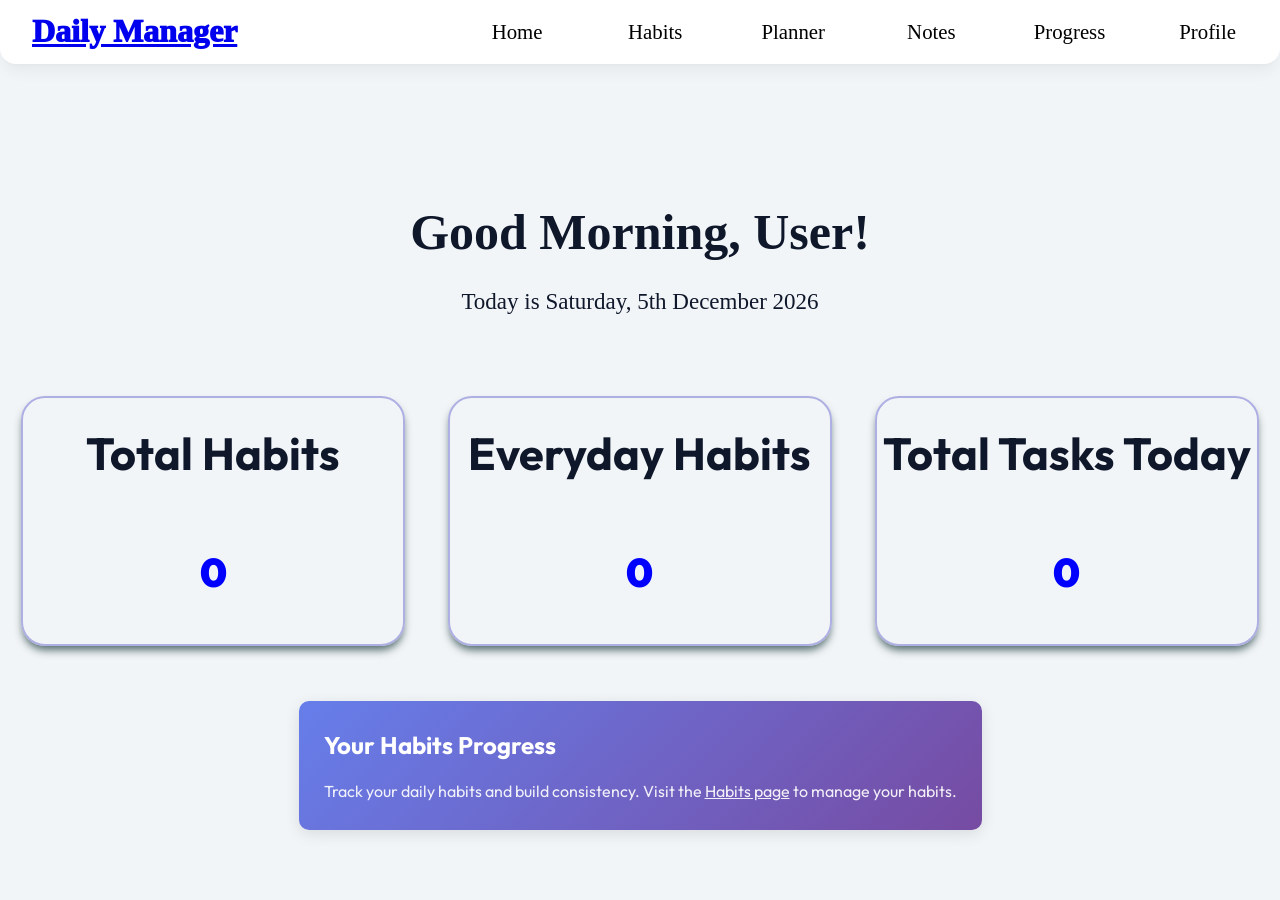
<file: Frontend/index.html>
<!DOCTYPE html>
<html lang="en">
<head>
    <meta charset="UTF-8">
    <meta name="viewport" content="width=device-width, initial-scale=1.0">
    <title>Self.com</title>
    <link rel="stylesheet" href="Css/index.css">
    <script src="JavaScript/index.js" defer></script>
    <link rel="stylesheet" href="Css/style.css">

</head>
<body>
    <header>
        <div class="nav-logo">
            <span><a href="index.html">Daily Manager</a></span>
        </div>
        <div class="nav-list">
            <ul>
                <li class="nav-link"><a href="index.html">Home</a></li>
                <li class="nav-link"><a href="habit.html">Habits</a></li>
                <li class="nav-link"><a href="planner.html">Planner</a></li>
                <li class="nav-link"><a href="note.html">Notes</a></li>
                <li class="nav-link"><a href="progress.html">Progress</a></li>
                <li class="nav-link"><a href="profile.html">Profile</a></li>
            </ul>
        </div>
    </header>

    <!-- for the greeting bar -->

    <div class="real">
        <h1 id="greeting"></h1>
        <p id="date"></p>
    </div>

    <!-- status bar code -->
    
    <div class="status-bar">
        <div class="total">
            <h2>Total Habits</h2>
            <p id="total-habit">0</p>
        </div>
        
        <div class="total">
            <h2>Everyday Habits</h2>
            <p id="completed-habit">0</p>
        </div>
        
        <div class="total">
            <h2>Total Tasks Today</h2>
            <p id="total-task">0</p>

        </div>
    </div>

    <!-- Habits Summary Section -->
    <section class="habits-summary-section" style="margin: 30px auto; max-width: 1200px; padding: 0 20px;">
        <div style="background: linear-gradient(135deg, #667eea 0%, #764ba2 100%); color: white; padding: 25px; border-radius: 10px; box-shadow: 0 4px 15px rgba(0,0,0,0.1);">
            <h2 style="margin: 0 0 15px 0;">Your Habits Progress</h2>
            <p style="margin: 0; opacity: 0.9;">Track your daily habits and build consistency. Visit the <a href="habit.html" style="color: #fff; text-decoration: underline;">Habits page</a> to manage your habits.</p>
        </div>
    </section>
    
</body>
</html>
</file>
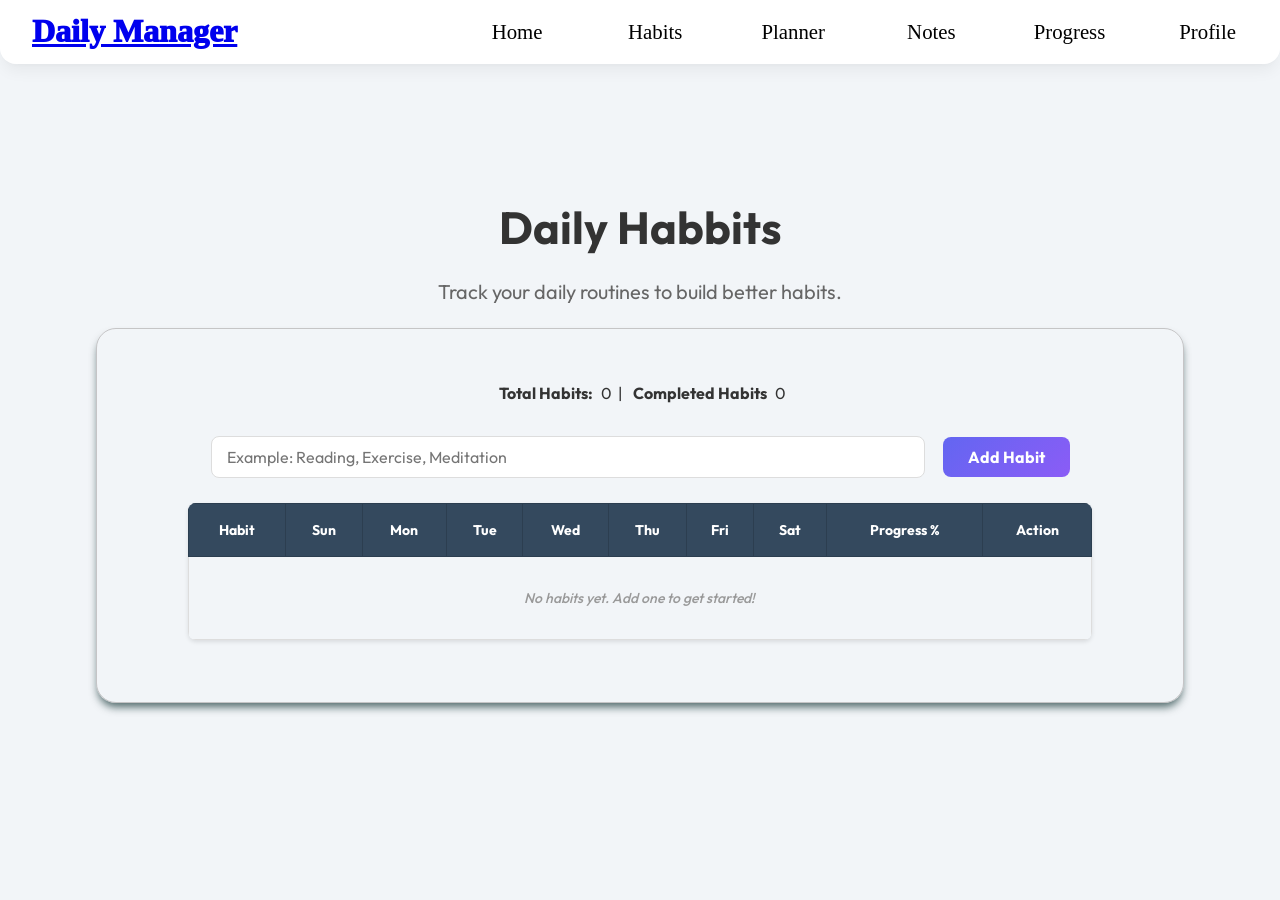
<file: Frontend/habit.html>
<!DOCTYPE html>
<html lang="en">
<head>
    <meta charset="UTF-8">
    <meta name="viewport" content="width=device-width, initial-scale=1.0">
    <title>Self/Habits.com</title>
    <link rel="stylesheet" href="Css/habit.css">
    <script src="JavaScript/habit.js" defer></script>
    <link rel="stylesheet" href="Css/style.css">

</head>
<body>
    <header>
        <div class="nav-logo">
            <span><a href="index.html">Daily Manager</a></span>
        </div>
        <div class="nav-list">
            <ul>
                <li class="nav-link"><a href="index.html">Home</a></li>
                <li class="nav-link"><a href="habit.html">Habits</a></li>
                <li class="nav-link"><a href="planner.html">Planner</a></li>
                <li class="nav-link"><a href="note.html">Notes</a></li>
                <li class="nav-link"><a href="progress.html">Progress</a></li>
                <li class="nav-link"><a href="profile.html">Profile</a></li>
            </ul>

        </div>
    </header>

    <!-- Daily habits list -->

    <div class="habits-text">
        <h1>
            Daily Habbits
        </h1>
        <p>
            Track your daily routines to build better habits.
        </p>
    </div>

    <!-- list for the daily habits -->

    <section id="habit-week-section">
        <div class="container">
            <div class="habit-summary">
                <strong>Total Habits:</strong> <span id="habit-total">0</span>
                &nbsp;|&nbsp;
                <strong>Completed Habits</strong> <span id="habit-completed">0</span>
            </div>

            <input type="text" id="habit-bar" placeholder="Example: Reading, Exercise, Meditation">
            <button id="add-habits-btn">Add Habit</button>

            <table id="habit-table">
                <thead>
                    <tr>
                        <th>Habit</th>
                        <th>Sun</th>
                        <th>Mon</th>
                        <th>Tue</th>
                        <th>Wed</th>
                        <th>Thu</th>
                        <th>Fri</th>
                        <th>Sat</th>
                        <th>Progress %</th>
                        <th>Action</th>
                    </tr>
                </thead>
                <tbody id="habit-list">
                </tbody>
            </table>
        </div>
    </section>
     
        
     

</body>
</html>
</file>
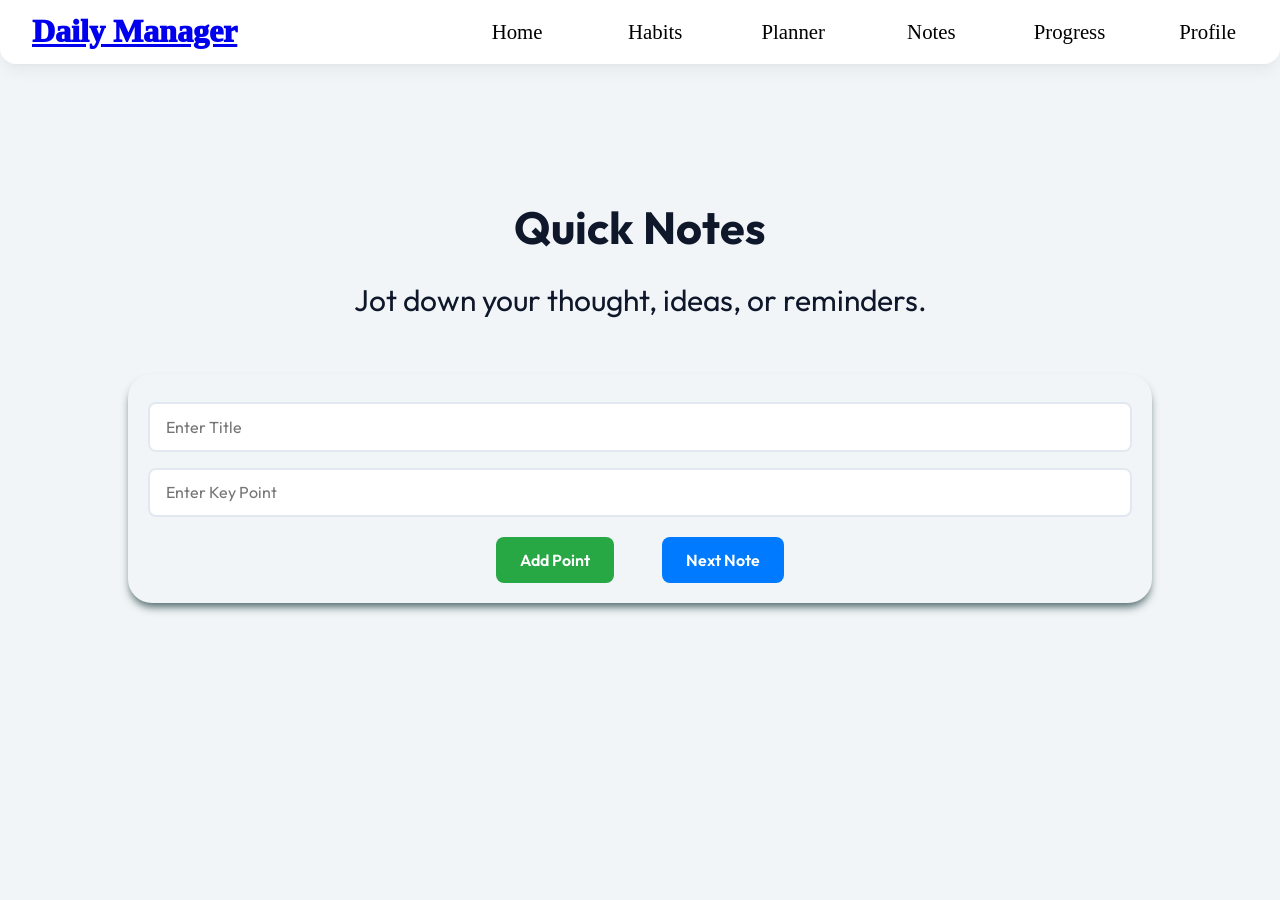
<file: Frontend/note.html>
<!DOCTYPE html>
<html lang="en">
<head>
    <meta charset="UTF-8">
    <meta name="viewport" content="width=device-width, initial-scale=1.0">
    <title>Self/Notes.com</title>
    <link rel="stylesheet" href="Css/notes.css">
    <script src="JavaScript/notes.js"></script>
    <link rel="stylesheet" href="Css/style.css">
</head>
<body>
    <header>
        <div class="nav-logo">
            <span><a href="index.html">Daily Manager</a></span>
        </div>
        <div class="nav-list">
            <ul>
                <li class="nav-link"><a href="index.html">Home</a></li>
                <li class="nav-link"><a href="habit.html">Habits</a></li>
                <li class="nav-link"><a href="planner.html">Planner</a></li>
                <li class="nav-link"><a href="note.html">Notes</a></li>
                <li class="nav-link"><a href="progress.html">Progress</a></li>
                <li class="nav-link"><a href="profile.html">Profile</a></li>
            </ul>

        </div>
    </header>

    <!-- heading of the notes page -->

    <div class="note-add">
        <h1>
            Quick Notes 
        </h1>
        <p>
            Jot down your thought, ideas, or reminders.
        </p>
    </div>


    <!-- notes tages and headding... -->
     <div class="note-container">

        <input type="text" id="title" placeholder="Enter Title">
        <input type="text" id="point" placeholder="Enter Key Point">

        <div class="btns">
            <button class="add" onclick="addPoint()">Add Point</button>
            <button class="next" onclick="nextNote()">Next Note</button>
        </div>

        <div id="notesArea"></div>
    </div>

</body>
</html>
</file>
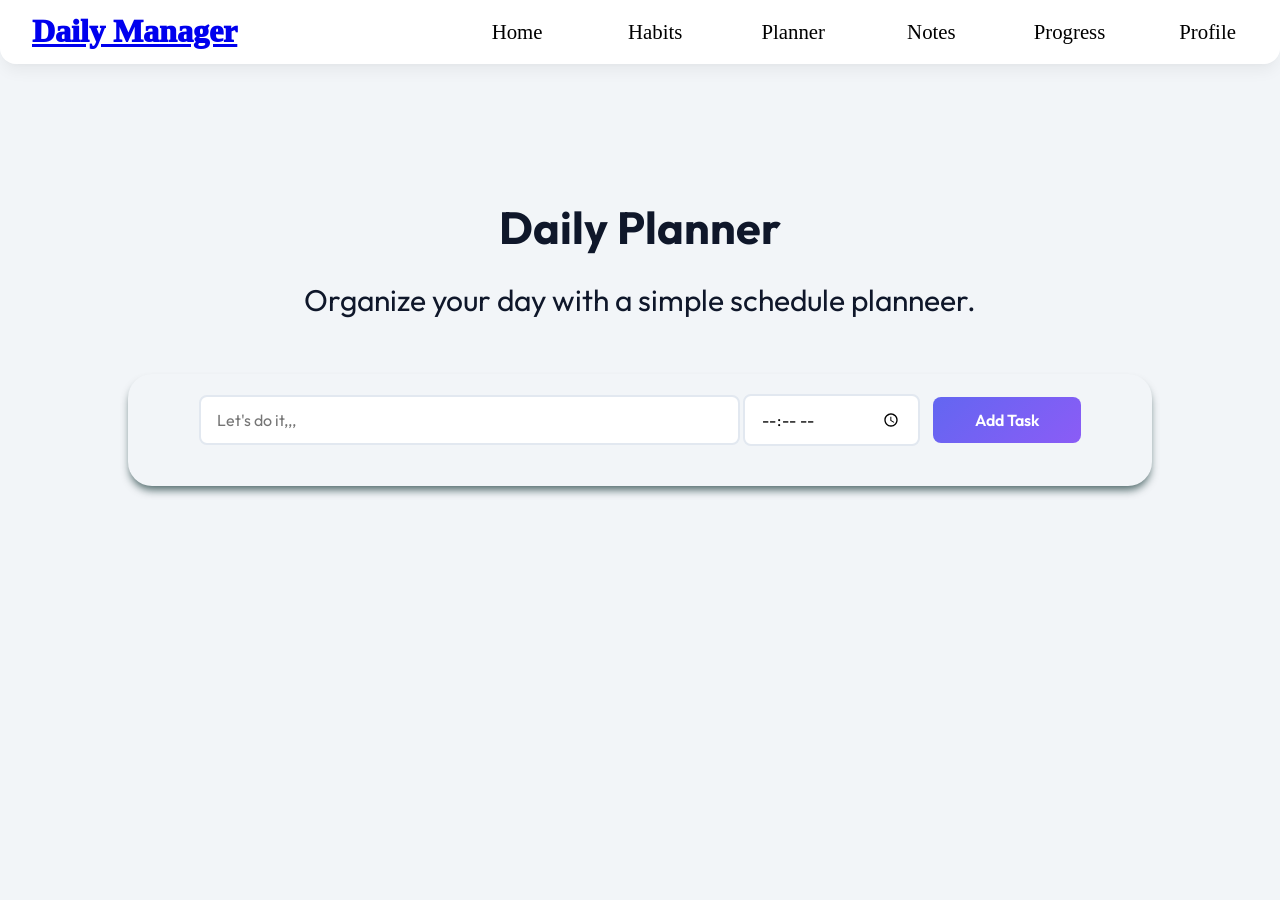
<file: Frontend/planner.html>
<!DOCTYPE html>
<html lang="en">
<head>
    <meta charset="UTF-8">
    <meta name="viewport" content="width=device-width, initial-scale=1.0">
    <title>Self/Planner.com</title>
    <link rel="stylesheet" href="Css/planner.css">
    <script src="JavaScript/planner.js"></script>
    <link rel="stylesheet" href="Css/style.css">
</head>
<body>
    <header>
        <div class="nav-logo">
            <span><a href="index.html">Daily Manager</a></span>
        </div>
        <div class="nav-list">
            <ul>
                <li class="nav-link"><a href="index.html">Home</a></li>
                <li class="nav-link"><a href="habit.html">Habits</a></li>
                <li class="nav-link"><a href="planner.html">Planner</a></li>
                <li class="nav-link"><a href="note.html">Notes</a></li>
                <li class="nav-link"><a href="progress.html">Progress</a></li>
                <li class="nav-link"><a href="profile.html">Profile</a></li>
            </ul>

        </div>
    </header>

    <!-- daily list of Planner -->

    <div class="daily-planner">
         <h1>
            Daily Planner
         </h1> 
         <p>
            Organize your day with a simple schedule planneer.
         </p>      
    </div>

    <!-- daily planner list input and list -->


    <div class="planner-container">
        <input type="text" id="task" placeholder="Let's do it,,,">

        <input type="time" id="time">
        <button onclick="addTask()">Add Task</button>

        <ul id="list"></ul>
    </div>

</body>
</html>
</file>
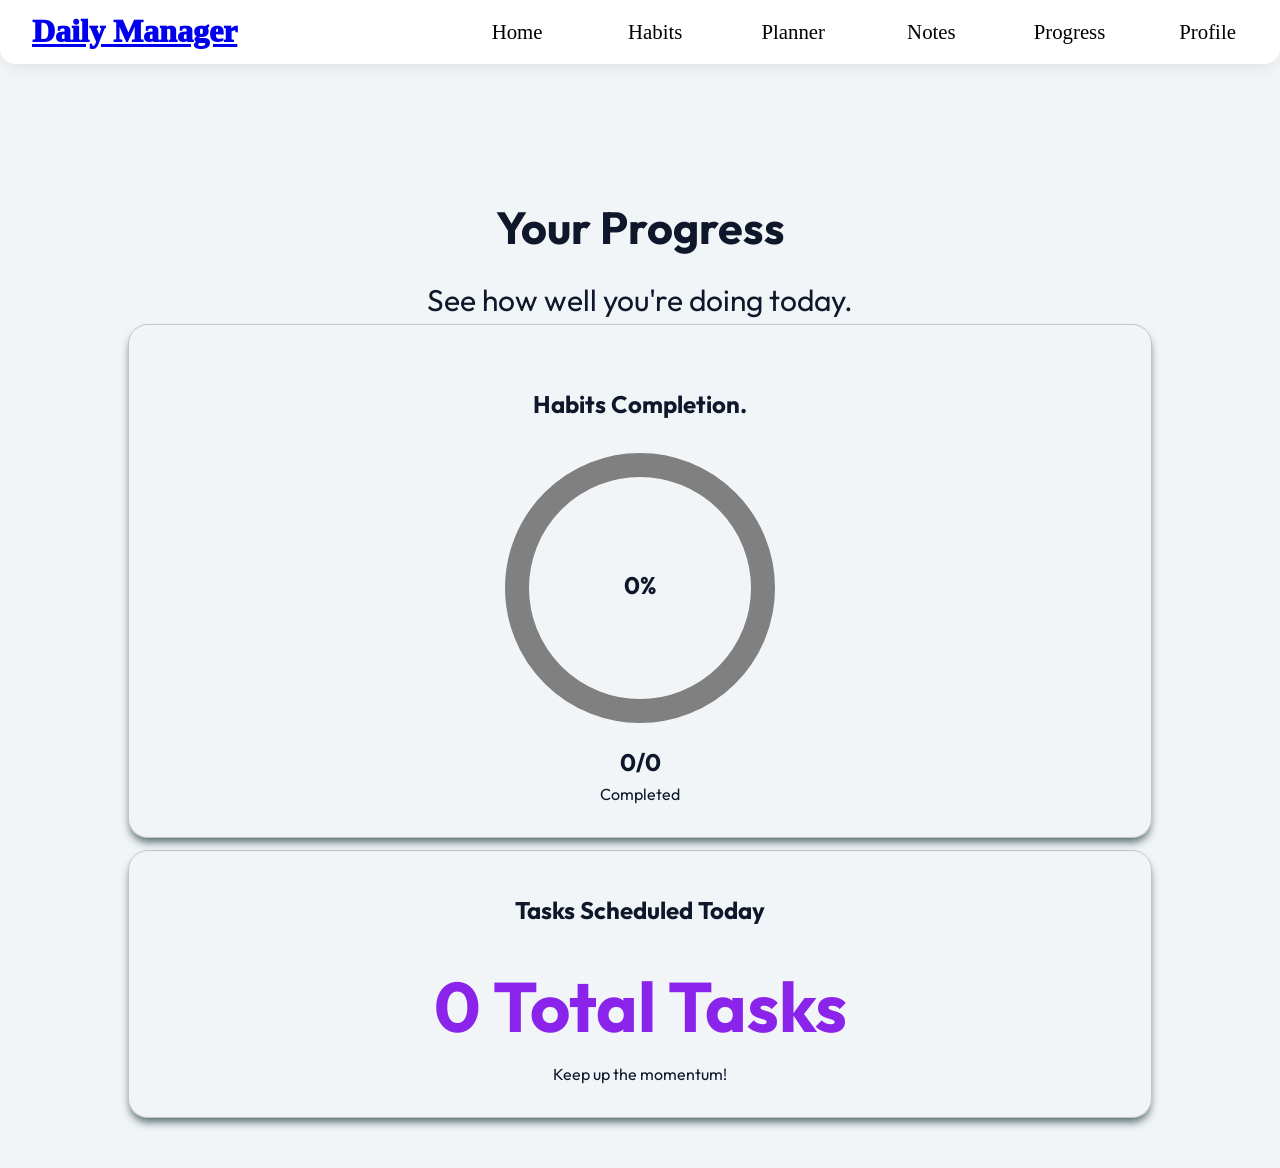
<file: Frontend/progress.html>
<!DOCTYPE html>
<html lang="en">
<head>
    <meta charset="UTF-8">
    <meta name="viewport" content="width=device-width, initial-scale=1.0">
    <title>Self/Progress.com</title>
    <link rel="stylesheet" href="Css/progress.css">
    <script src="JavaScript/progress.js" defer></script>
    <link rel="stylesheet" href="Css/style.css">
</head>
<body>
    <header>
        <div class="nav-logo">
            <span><a href="index.html">Daily Manager</a></span>
        </div>
        <div class="nav-list">
            <ul>
                <li class="nav-link"><a href="index.html">Home</a></li>
                <li class="nav-link"><a href="habit.html">Habits</a></li>
                <li class="nav-link"><a href="planner.html">Planner</a></li>
                <li class="nav-link"><a href="note.html">Notes</a></li>
                <li class="nav-link"><a href="progress.html">Progress</a></li>
                <li class="nav-link"><a href="profile.html">Profile</a></li>
            </ul>
        </div>
    </header>

    <!-- for the code of planner sheet or section -->

    <div class="progress-bar">
        <h1>
            Your Progress
        </h1>
        <p>
            See how well you're doing today.
        </p>
    </div>

    <!-- for the habbits completionn bar -->

    <section id="progress-section">
        <h2>Habits Completion.</h2>
        <div class="progress-dic">
            <h1 id="progress-no habits-circle">0%</h1>
            <!-- <div class="progress-dic-per"><h2>0%</h2></div> -->
        </div>
        <h2>
            <h2>0/0</h2>Completed
        </h2>
    </section>
    <section class="total-section">
        <h1>
            Tasks Scheduled Today
        </h1>

        <h1 class="total-ta" id="tasks-progress">0 Total Tasks</h1>

        <p>Keep up the momentum!</p>
    </section>

</body>
</html>
</file>
<file: Frontend/Css/index.css>
.real{
    margin-top: 12rem;
    width: 100%;
    height: auto;    
}

.real h1, p{
    width: 100%;
    margin: 0 auto;
    text-align: center;
}

.real h1{
    font-size: 50px;
    font-family: 'Monotype Corsiva';
}

.real p{
    margin-top: 12px;
    font-size: 23px;
    font-family: 'Monotype Corsiva';
}


/* Status bar css */

.status-bar{
    width: 100%;
    height: 300px;
    margin-top: 50px;
    display: flex;
}

.total{
    width: 30%;
    height: 250px;
    border: 2px solid #9696dbba;
    justify-content: center;
    margin: auto auto;
    border-radius: 1.5rem;
    box-shadow: 0 6px 8px -2px #012525ab;
}

.total h2{
    font-size: 45px;
    text-align: center;
    margin-top: 20px;
}

.total p{
    font-size: 40px;
    color: blue;
    font-weight: 1000;
    margin-top: 50px;
}
</file>
<file: Frontend/Css/style.css>
@import url('https://fonts.googleapis.com/css2?family=Outfit:wght@300;400;500;600;700&display=swap');

:root {
    /* Define primary colors and theme variables */
    --primary: #6366f1;
    --primary-hover: #4f46e5;
    --secondary: #8b5cf6;
    --bg-color: #f2f5f8;
    --text-color: #0f172a;
    --text-muted: #64748b;
    --card-bg: #ffffff;
    --card-shadow: 0 10px 15px -3px rgba(0, 0, 0, 0.05), 0 4px 6px -2px rgba(0, 0, 0, 0.025);
    --border-color: #e2e8f0;
    --success: #10b981;
    --danger: #ef4444;
    --radius: 12px;
    --transition: 0.3s ease;
}

* {
    margin: 0;
    padding: 0;
    box-sizing: border-box;
}

body {
    font-family: 'Outfit', sans-serif;
    background-color: var(--bg-color);
    color: var(--text-color);
    line-height: 1.6;
    display: flex;
    flex-direction: column;
    min-height: 100vh;
}

/* Navbar Styling */
.navbar {
    background: var(--card-bg);
    padding: 1rem 2rem;
    display: flex;
    justify-content: space-between;
    align-items: center;
    box-shadow: 0 4px 6px -1px rgba(0, 0, 0, 0.05);
    position: sticky;
    top: 0;
    z-index: 100;
}

.navbar .logo {
    font-size: 1.5rem;
    font-weight: 700;
    background: linear-gradient(135deg, var(--primary), var(--secondary));
    -webkit-background-clip: text;
    background-clip: text;
    -webkit-text-fill-color: transparent;
    color: transparent;
}

.nav-links {
    list-style: none;
    display: flex;
    gap: 1.5rem;
}

.nav-links a {
    text-decoration: none;
    color: var(--text-muted);
    font-weight: 500;
    transition: var(--transition);
    padding: 0.5rem 0.8rem;
    border-radius: 8px;
}

.nav-links a:hover,
.nav-links a.active {
    color: var(--primary);
    background-color: #e0e7ff;
}

/* Main Layout */
.container {
    flex: 1;
    width: 100%;
    max-width: 1000px;
    margin: 2rem auto;
    padding: 0 1.5rem;
}

/* Page Header */
.page-header {
    margin-bottom: 2rem;
    text-align: center;
}

.page-header h1 {
    font-size: 2.5rem;
    margin-bottom: 0.5rem;
    color: var(--text-color);
    
}

.page-header p {
    color: var(--text-muted);
    font-size: 1.1rem;
}

/* Card Styling */
.card {
    background: var(--card-bg);
    border-radius: var(--radius);
    padding: 1.5rem;
    box-shadow: var(--card-shadow);
    transition: var(--transition);
    border: 1px solid var(--border-color);
}

.card:hover {
    transform: translateY(-5px);
    box-shadow: 0 20px 25px -5px rgba(0, 0, 0, 0.1), 0 10px 10px -5px rgba(0, 0, 0, 0.04);
}

/* Global Forms & Inputs */
.input-group {
    display: flex;
    gap: 1rem;
    margin-bottom: 2rem;
    flex-wrap: wrap;
}

input[type="text"],
input[type="time"],
textarea {
    flex: 1;
    padding: 0.8rem 1rem;
    border: 2px solid var(--border-color);
    border-radius: 8px;
    font-family: inherit;
    font-size: 1rem;
    transition: var(--transition);
    outline: none;
}

input[type="text"]:focus,
input[type="time"]:focus,
textarea:focus {
    border-color: var(--primary);
    box-shadow: 0 0 0 3px rgba(99, 102, 241, 0.2);
}

button {
    background: linear-gradient(135deg, var(--primary), var(--secondary));
    color: white;
    border: none;
    padding: 0.8rem 1.5rem;
    border-radius: 8px;
    font-family: inherit;
    font-size: 1rem;
    font-weight: 600;
    cursor: pointer;
    transition: var(--transition);
}

button:hover {
    transform: translateY(-2px);
    box-shadow: 0 4px 12px rgba(99, 102, 241, 0.4);
}

button.danger {
    background: var(--danger);
}

button.danger:hover {
    box-shadow: 0 4px 12px rgba(239, 68, 68, 0.4);
}

/* Global Simple animations */
@keyframes fadeIn {
    from { opacity: 0; transform: translateY(10px); }
    to { opacity: 1; transform: translateY(0); }
}

.fade-in {
    animation: fadeIn 0.5s ease forwards;
}


/* navbar css */



header{
    width: 100%;
    height: 4rem;
    display: flex;
    position: fixed;
    box-shadow: var(--card-shadow);
    background-color: #ffffff;
    border-bottom-left-radius: 1rem;
    border-bottom-right-radius: 1rem;
    
}

.nav-logo{
    width: 35%;
    height: 4rem;
    display: flex;
}
.nav-logo span{
    font-family: 'Brush Script MT';
    color: #14145b;
    font-size: 2rem;
    margin: auto 2rem;
    font-weight: 1000;
    cursor: pointer;
}

.nav-list{
    width: 65%;
    height: 4rem;
}

.nav-list ul{
    text-decoration: none;
    height: 4rem;
    width: 100%;
    display: flex;
}

.nav-link{
    text-decoration: none;
    width: 16.6%;
    height: 4rem;
    display: flex;
    justify-content: center;
}

.nav-list a{
    text-decoration: none;
    justify-content: center; 
    font-size: 1.3rem;   
    margin: auto 0;
    padding: 5px 2rem;
    border-radius: 1rem;
    color: black;
    font-family: 'Bookman Old Style';
}

.nav-link a:hover{
    background-color: #9cbbe691;
    color: #0d0dfc;
}

li{
    text-decoration: none !important;
    
}
</file>
<file: Frontend/Css/habit.css>
.habits-text{
    margin-top: 12rem;
    width: 100%;
    height: auto;
}

.habits-text h1, p{
    text-align: center;
}

.habits-text h1{
    font-size: 45px;
    color: #333;
}

.habits-text p{
    margin-top: 12px;
    font-size: 20px;
    color: #666;
}

/* Habit week section styling */

#habit-week-section{
    width: 85%;
    height: fit-content;
    padding-top: 20px;
    margin: 20px auto;
    border: 1px solid #8a84846e;
    text-align: center;
    border-radius: 20px;
    padding-bottom: 30px;
    box-shadow: 0 6px 8px -2px #012525ab;
}

.habit-summary {
    margin-bottom: 20px;
    font-size: 16px;
    color: #333;
}

.habit-summary strong {
    font-weight: bold;
    margin: 0 5px;
}

#habit-bar{
    width: 75%;
    padding: 10px 15px;
    font-size: 16px;
    border: 1px solid #ddd;
    border-radius: 8px;
    box-sizing: border-box;
}

#habit-bar:focus {
    outline: none;
    border: 2px solid #3498db;
    box-shadow: 0 0 5px rgba(52, 152, 219, 0.3);
}

.container button {
    width: auto;
    padding: 10px 25px;
    margin-left: 15px;
    margin-top: 10px;
    background-color: #27ae60;
    color: white;
    border: none;
    border-radius: 8px;
    cursor: pointer;
    font-size: 16px;
    font-weight: bold;
    transition: background-color 0.3s ease;
}

.container button:hover {
    background-color: #229954;
}

/* Table styling */

#habit-table {
    width: 95%;
    margin: 25px auto;
    border-collapse: collapse;
    box-shadow: 0 2px 4px rgba(0, 0, 0, 0.1);
    border-radius: 8px;
    overflow: hidden;
}

#habit-table thead {
    background-color: #34495e;
    color: white;
}

#habit-table thead th {
    padding: 15px 10px;
    text-align: center;
    font-weight: bold;
    font-size: 14px;
    border: 1px solid #2c3e50;
}

#habit-table tbody tr {
    border-bottom: 1px solid #ecf0f1;
    transition: background-color 0.2s ease;
}

#habit-table tbody tr:nth-child(even) {
    background-color: #f8f9fa;
}

#habit-table tbody tr:hover {
    background-color: #ecf0f1;
}

#habit-table tbody td {
    padding: 12px 10px;
    text-align: center;
    font-size: 14px;
    border: 1px solid #ddd;
}

#habit-table tbody td:first-child {
    text-align: left;
    font-weight: 500;
    color: #2c3e50;
}

/* Checkbox styling */

#habit-table input[type="checkbox"] {
    width: 18px;
    height: 18px;
    cursor: pointer;
    accent-color: #27ae60;
}

#habit-table input[type="checkbox"]:hover {
    transform: scale(1.1);
}

/* Delete button styling */

.delete-btn {
    padding: 6px 12px;
    background-color: #e74c3c !important;
    color: white;
    border: none;
    border-radius: 5px;
    cursor: pointer;
    font-size: 13px;
    font-weight: bold;
    transition: background-color 0.3s ease;
}

.delete-btn:hover {
    background-color: #c0392b !important;
}

/* Empty state message */

#habit-list td[colspan] {
    padding: 30px !important;
    color: #7f8c8d;
    font-style: italic;
}
</file>
<file: Frontend/Css/notes.css>
.note-add{
    margin-top: 12rem;
    width: 100%;
    height: auto;
}

.note-add h1,
.note-add p {
    text-align: center;
}

.note-add h1{
    font-size: 45px;
}

.note-add p{
    margin-top: 12px ;
    font-size: 30px;
}



.note-container{
    width: 80%;
    margin: 50px auto;
    padding: 20px;
    border-radius: 1.5rem;
    box-shadow: 0 6px 8px -2px #012525ab;
    align-items: center;
    justify-content: center;
    box-sizing: border-box;
    text-align: center;
}


.note-container input{
    width: 100%;
    padding: 10px;
    margin: 8px 0;
}

.note-section {
    margin-top: 20px;
    padding: 10px;
    background: #f9f9f9;
    border-radius: 8px;
}

.btns {
    display: flex;
    justify-content: center;
    gap: 3rem;
    margin-top: 12px;
}

.add {
    background: #28a745;
}

.next {
    background: #007bff;
}

#notesArea li{
    margin: 5px 0;
    background: #e3e3e3;
    padding: 6px;
    border-radius: 5px;
}
</file>
<file: Frontend/Css/planner.css>
.daily-planner{
    margin-top: 12rem;
    width: 100%;
    height: auto;
}

.daily-planner h1,
.daily-planner p {
    text-align: center;
}

.daily-planner h1{
    font-size: 45px;

}

.daily-planner p{
    margin-top: 12px ;
    font-size: 30px;
}

/* for the planner list with time */

.planner-container{
    width: 80%;
    margin: 50px auto;
    padding: 20px;
    border-radius: 1.5rem;
    box-shadow: 0 6px 8px -2px #012525ab;
    align-items: center;
    box-sizing: border-box;
    text-align: center;
}

#task{
    width: 55%;
}

#time{
    width: 18%;
}

.planner-container button {
    width: 15%;
    cursor: pointer;
    margin-left: 10px;
}

#list{
    margin-top: 20px;
    padding: 0;
    list-style: none;
    width: 100%;
    text-align: left;
}

#list li {
    display: flex;
    display: flex;
    flex-direction: column;
    align-items: center;
    margin-bottom: 10px;
    padding: 12px 16px;
    border-radius: 10px;
    border: 1px solid #ccc;
    background: #fff;
}

#list li.completed {
    background: #e0ffe0;
    text-decoration: line-through;
}

#list li span {
    width: 100%;
    /* display: inline-block; */
    /* word-break: break-word; */
}

#list li div {
    width: 100%;
    gap: 8px;
    display: flex;
}

#list li button {
    border: none;
    display: flex;
    width: 12%;
    color: #fff;
    border-radius: 6px;
    text-align: center;
    justify-content: center ;
    padding: 6px 10px;
    cursor: pointer;
    margin-top: 20px;
}
</file>
<file: Frontend/Css/progress.css>
.progress-bar{
    margin-top: 12rem;
    width: 100%;
    height: auto;
}

.progress-bar h1,
.progress-bar p {
    text-align: center;
}

.progress-bar h1{
    font-size: 45px;

}

.progress-bar p{
    margin-top: 12px ;
    font-size: 30px;
}

/* for the habits Completion  */

#progress-section{
    width: 80%;
    height: fit-content;
    padding-top: 40px;
    margin: 0 auto;
    justify-content: center;
    border: 1px solid #8a84846e;
    text-align: center;
    border-radius: 20px;
    padding-bottom: 30px;
    box-shadow: 0 6px 8px -2px #012525ab;
    margin-bottom: 12px;
}


.progress-dic{
    width: 270px;
    height: 270px;
    background-color: transparent;
    border-radius: 50%;
    margin: 0 auto;
    margin-top: 30px;
    align-items: center ;
    border: 1.5pc solid gray;
}

.progress-dic h1{
    text-align: center;
    padding-top: 40%;
    padding-bottom: 40%;
}

#progress-section h2{
    margin-top: 20px;
}

.total-section {
    width: 80%;
    height: fit-content;
    padding-top: 40px;
    margin: 0 auto;
    justify-content: center;
    border: 1px solid #8a84846e;
    text-align: center;
    border-radius: 20px;
    padding-bottom: 30px;
    box-shadow: 0 6px 8px -2px #012525ab;
    margin-bottom: 50px;
}   

.total-ta{
    font-size: 70px;
    margin-top: 20px;
    color: #8a24ea;
}
</file>
